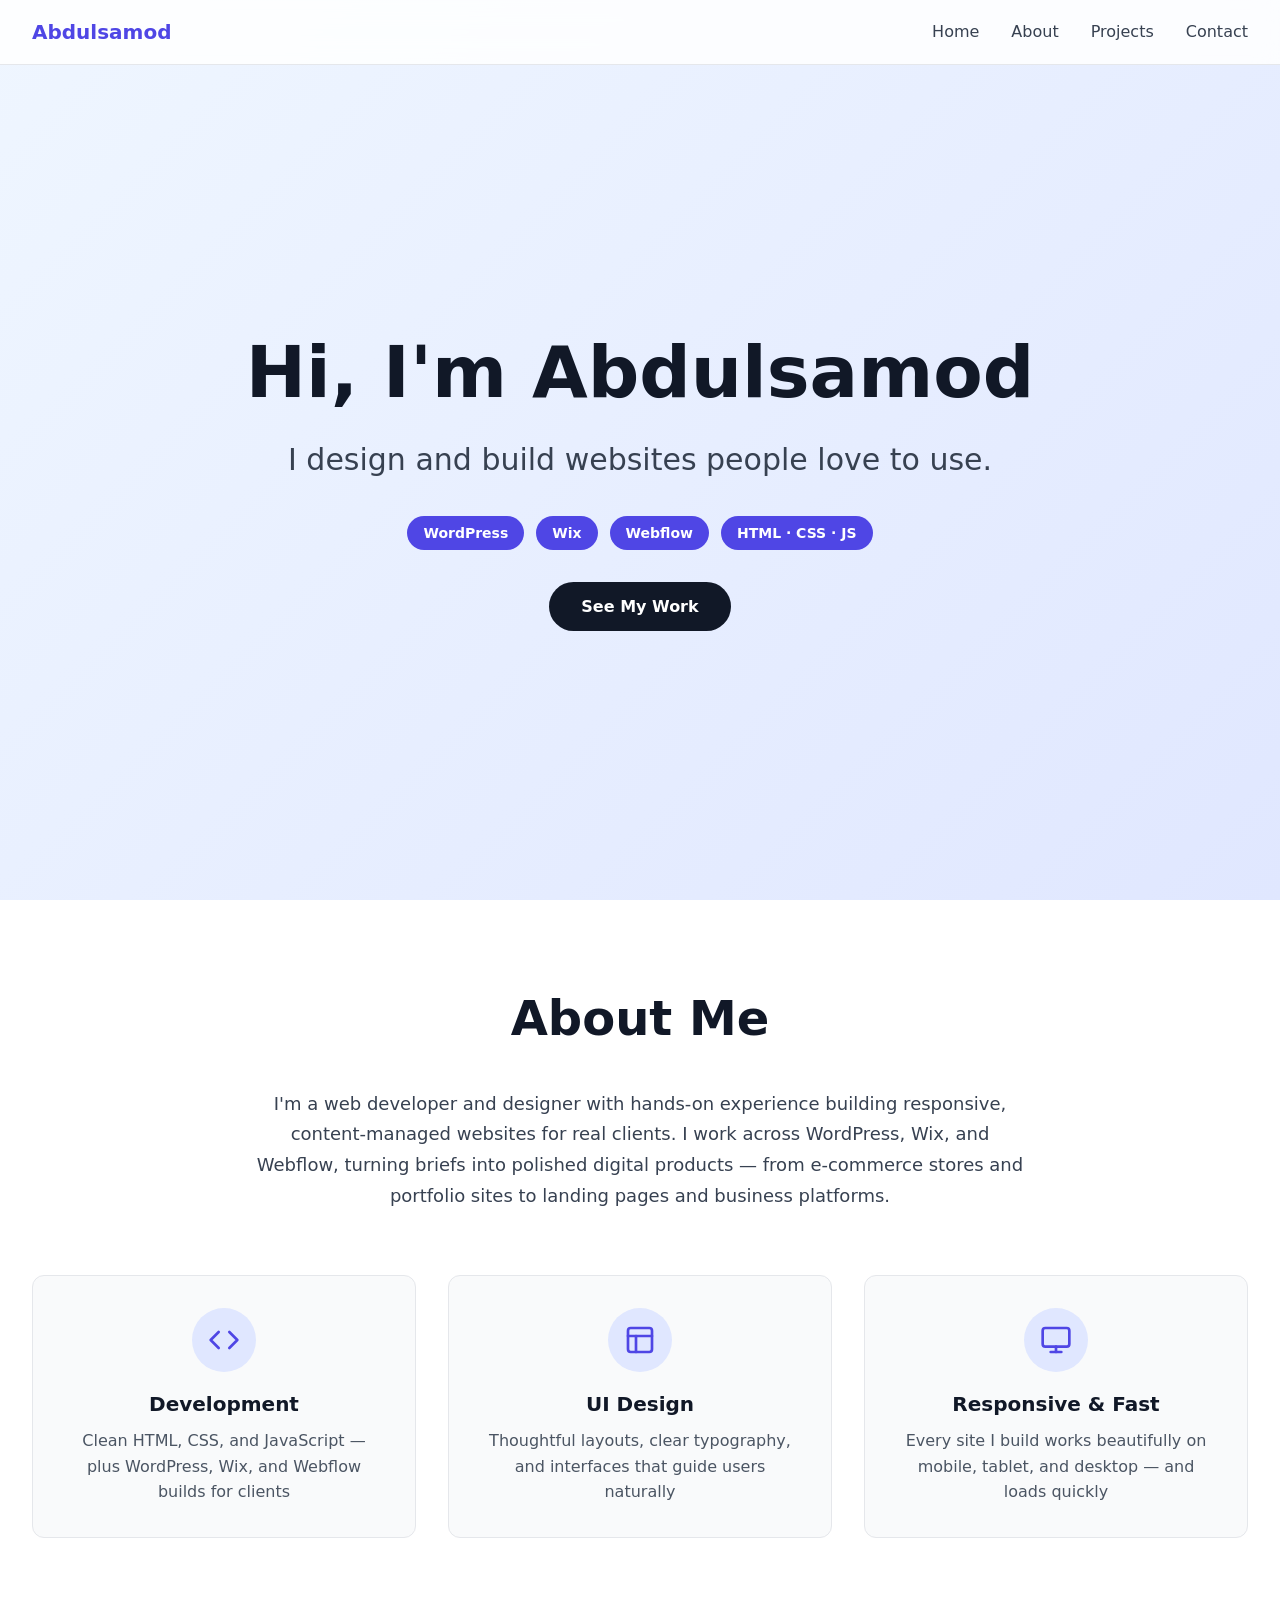
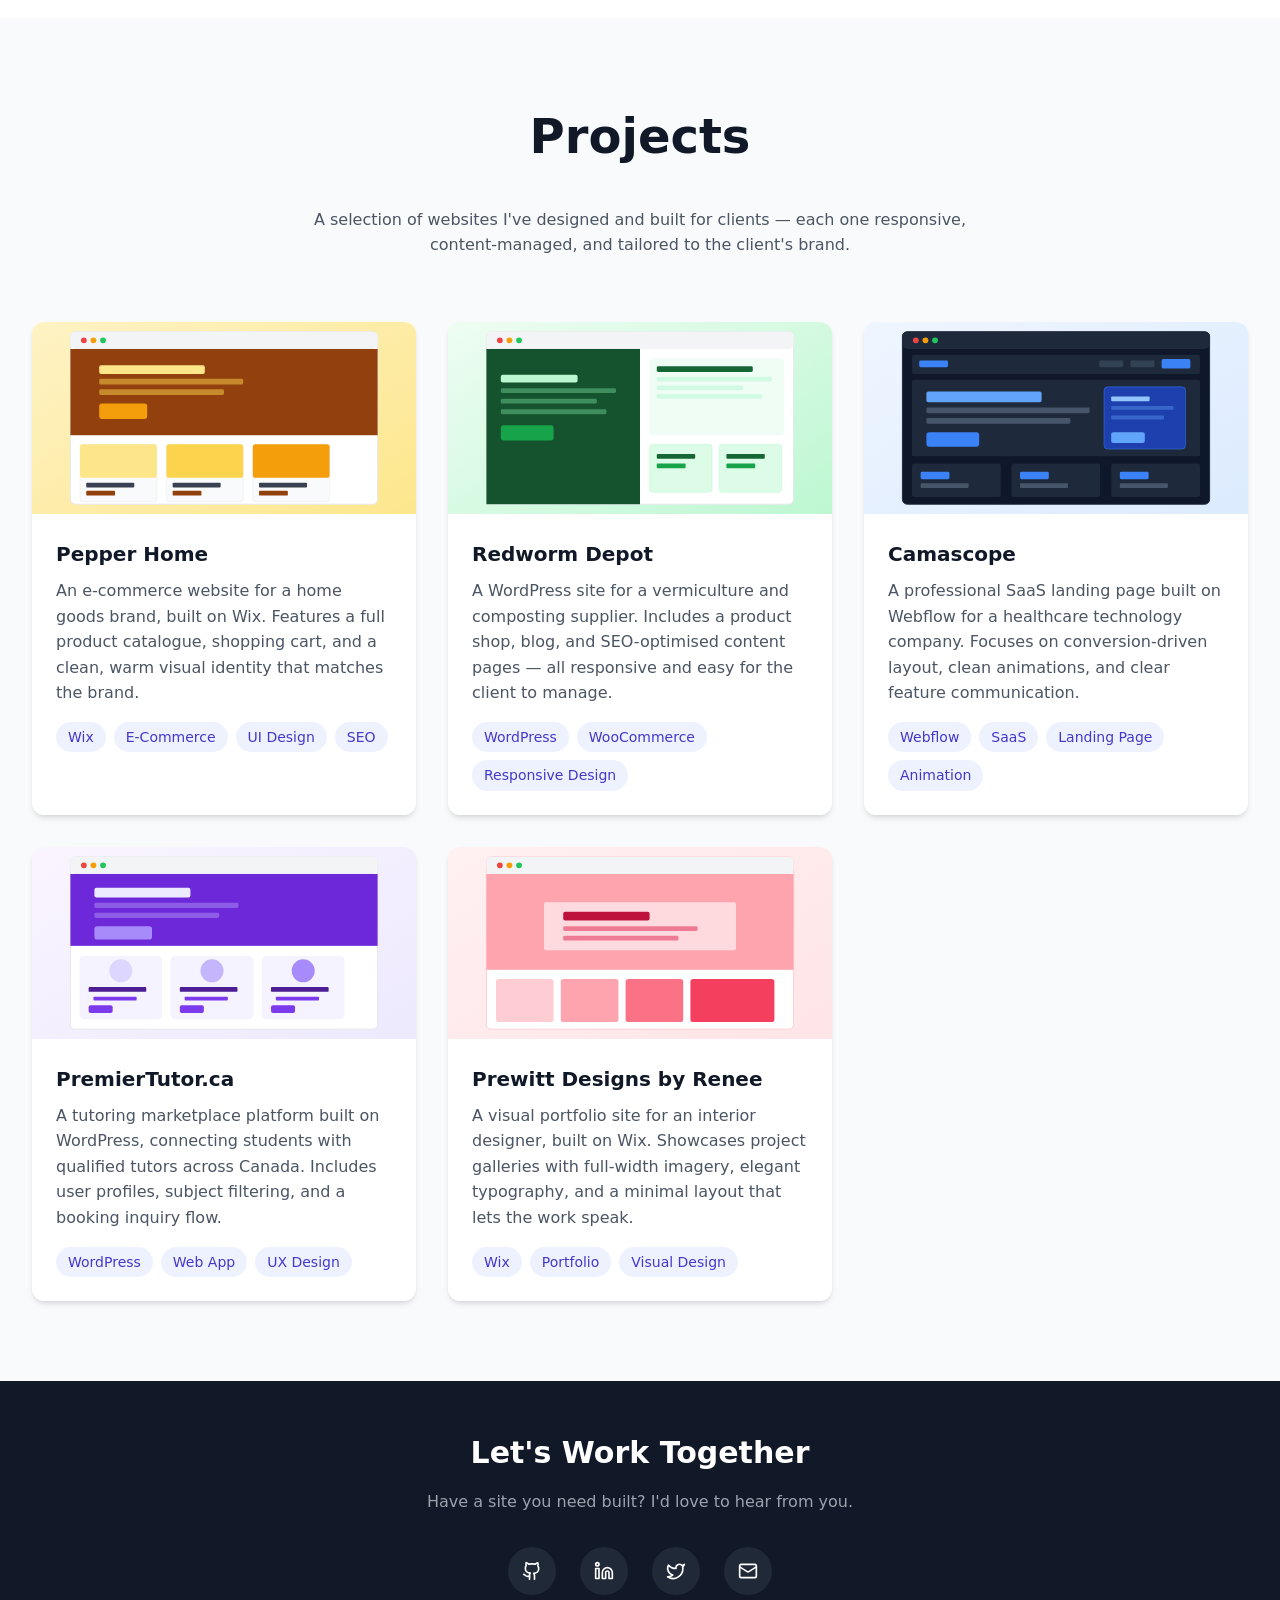
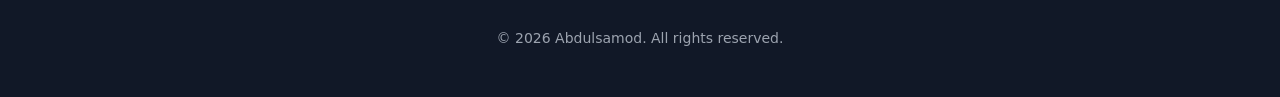
<file: index.html>
<!DOCTYPE html>
<html lang="en">

<head>
  <meta charset="UTF-8" />
  <meta name="viewport" content="width=device-width, initial-scale=1.0" />
  <meta name="description" content="Abdulsamod — web developer and designer building beautiful, fast, and responsive websites on WordPress, Wix, and Webflow." />
  <title>Abdulsamod | Web Developer & Designer</title>
  <link rel="stylesheet" href="assets/css/style.css" />
</head>

<body>

  <!-- ========================================================
     HEADER — fixed navigation bar
     ======================================================== -->
  <header id="site-header">
    <div class="container header-inner">
      <div class="logo">Abdulsamod</div>

      <nav class="nav-desktop" aria-label="Main navigation">
        <a href="#home" class="nav-link">Home</a>
        <a href="#about" class="nav-link">About</a>
        <a href="#projects" class="nav-link">Projects</a>
        <a href="#contact" class="nav-link">Contact</a>
      </nav>

      <button id="hamburger-btn" class="hamburger" aria-label="Toggle navigation menu" aria-expanded="false"
        aria-controls="mobile-nav">
        <span class="bar"></span>
        <span class="bar"></span>
        <span class="bar"></span>
      </button>
    </div>

    <nav id="mobile-nav" class="nav-mobile" aria-label="Mobile navigation" hidden>
      <div class="container">
        <a href="#home" class="nav-link mobile-link">Home</a>
        <a href="#about" class="nav-link mobile-link">About</a>
        <a href="#projects" class="nav-link mobile-link">Projects</a>
        <a href="#contact" class="nav-link mobile-link">Contact</a>
      </div>
    </nav>
  </header>


  <!-- ========================================================
     HERO
     ======================================================== -->
  <section id="home" class="hero">
    <div class="container hero-content">
      <h1 class="hero-title">Hi, I'm Abdulsamod</h1>
      <p class="hero-subtitle">I design and build websites people love to use.</p>
      <div class="hero-badges">
        <span class="badge">WordPress</span>
        <span class="badge">Wix</span>
        <span class="badge">Webflow</span>
        <span class="badge">HTML · CSS · JS</span>
      </div>
      <a href="#projects" class="hero-cta">See My Work</a>
    </div>
  </section>


  <!-- ========================================================
     ABOUT
     ======================================================== -->
  <section id="about" class="about">
    <div class="container">
      <h2 class="section-title">About Me</h2>

      <div class="about-intro">
        <p>
          I'm a web developer and designer with hands-on experience building responsive,
          content-managed websites for real clients. I work across WordPress, Wix, and Webflow,
          turning briefs into polished digital products — from e-commerce stores and portfolio
          sites to landing pages and business platforms.
        </p>
      </div>

      <div class="skills-grid">

        <!-- Card 1: Development -->
        <div class="skill-card">
          <div class="skill-icon">
            <img src="assets/icons/icon-code.svg" alt="" aria-hidden="true" width="32" height="32" />
          </div>
          <h3>Development</h3>
          <p>Clean HTML, CSS, and JavaScript — plus WordPress, Wix, and Webflow builds for clients</p>
        </div>

        <!-- Card 2: Design -->
        <div class="skill-card">
          <div class="skill-icon">
            <img src="assets/icons/icon-layout.svg" alt="" aria-hidden="true" width="32" height="32" />
          </div>
          <h3>UI Design</h3>
          <p>Thoughtful layouts, clear typography, and interfaces that guide users naturally</p>
        </div>

        <!-- Card 3: Responsive -->
        <div class="skill-card">
          <div class="skill-icon">
            <img src="assets/icons/icon-monitor.svg" alt="" aria-hidden="true" width="32" height="32" />
          </div>
          <h3>Responsive & Fast</h3>
          <p>Every site I build works beautifully on mobile, tablet, and desktop — and loads quickly</p>
        </div>

      </div>
    </div>
  </section>


  <!-- ========================================================
     PROJECTS
     ======================================================== -->
  <section id="projects" class="projects">
    <div class="container">
      <h2 class="section-title">Projects</h2>
      <p class="section-subtitle">
        A selection of websites I've designed and built for clients — each one responsive,
        content-managed, and tailored to the client's brand.
      </p>
      <div class="projects-grid" id="projects-grid">
        <!-- Cards injected by script.js -->
      </div>
    </div>
  </section>


  <!-- ========================================================
     FOOTER / CONTACT
     ======================================================== -->
  <footer id="contact">
    <div class="container footer-inner">

      <h2 class="footer-title">Let's Work Together</h2>
      <p class="footer-tagline">Have a site you need built? I'd love to hear from you.</p>

      <div class="social-links">

        <a href="https://github.com/Abdus-somod" class="social-btn" aria-label="Visit my GitHub profile" target="_blank" rel="noopener noreferrer">
          <img src="assets/icons/icon-github.svg" alt="" aria-hidden="true" width="20" height="20" />
        </a>

        <a href="https://linkedin.com/in/abdulsamod" class="social-btn" aria-label="Connect on LinkedIn" target="_blank" rel="noopener noreferrer">
          <img src="assets/icons/icon-linkedin.svg" alt="" aria-hidden="true" width="20" height="20" />
        </a>

        <a href="https://twitter.com/" class="social-btn" aria-label="Follow me on Twitter" target="_blank" rel="noopener noreferrer">
          <img src="assets/icons/icon-twitter.svg" alt="" aria-hidden="true" width="20" height="20" />
        </a>

        <a href="mailto:abdusomod123@gmail.com" class="social-btn" aria-label="Send me an email">
          <img src="assets/icons/icon-mail.svg" alt="" aria-hidden="true" width="20" height="20" />
        </a>

      </div>

      <p class="footer-copy" id="footer-copy"></p>

    </div>
  </footer>

  <script src="assets/js/script.js"></script>

</body>

</html>
</file>
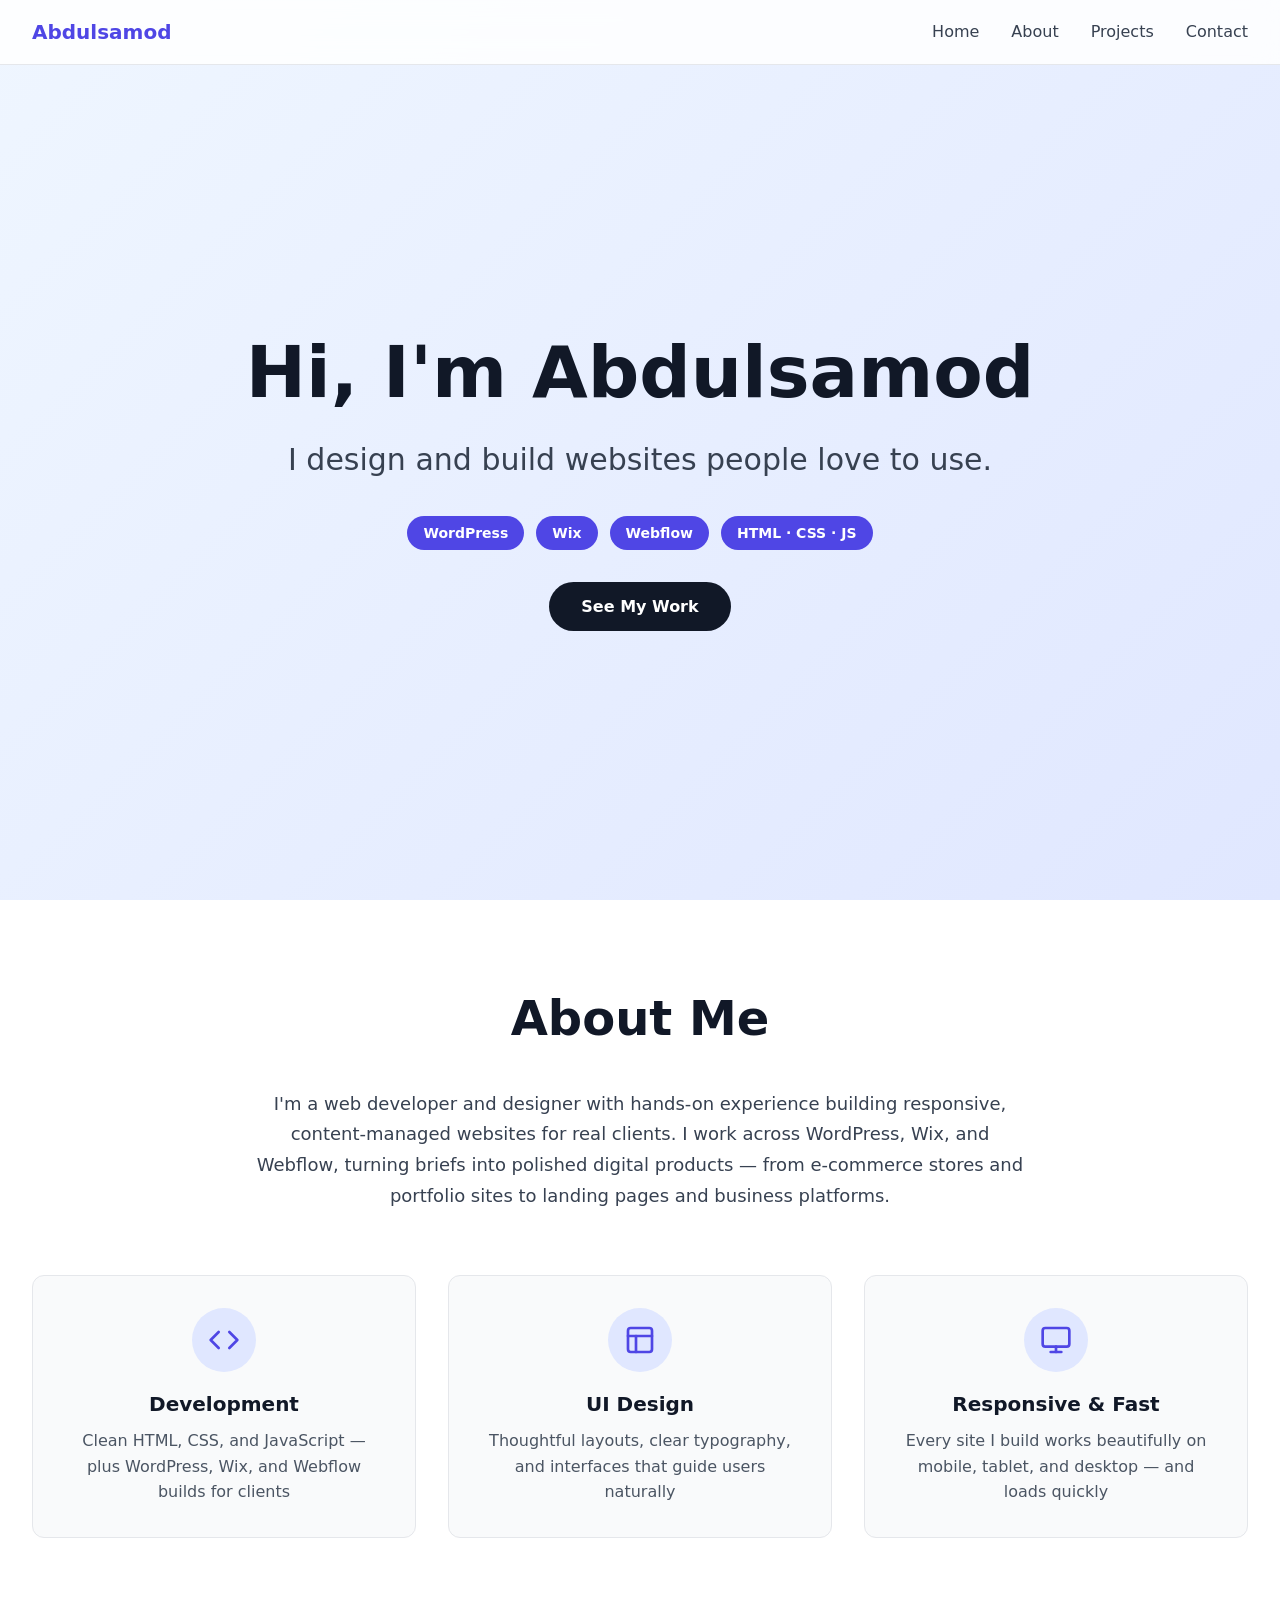
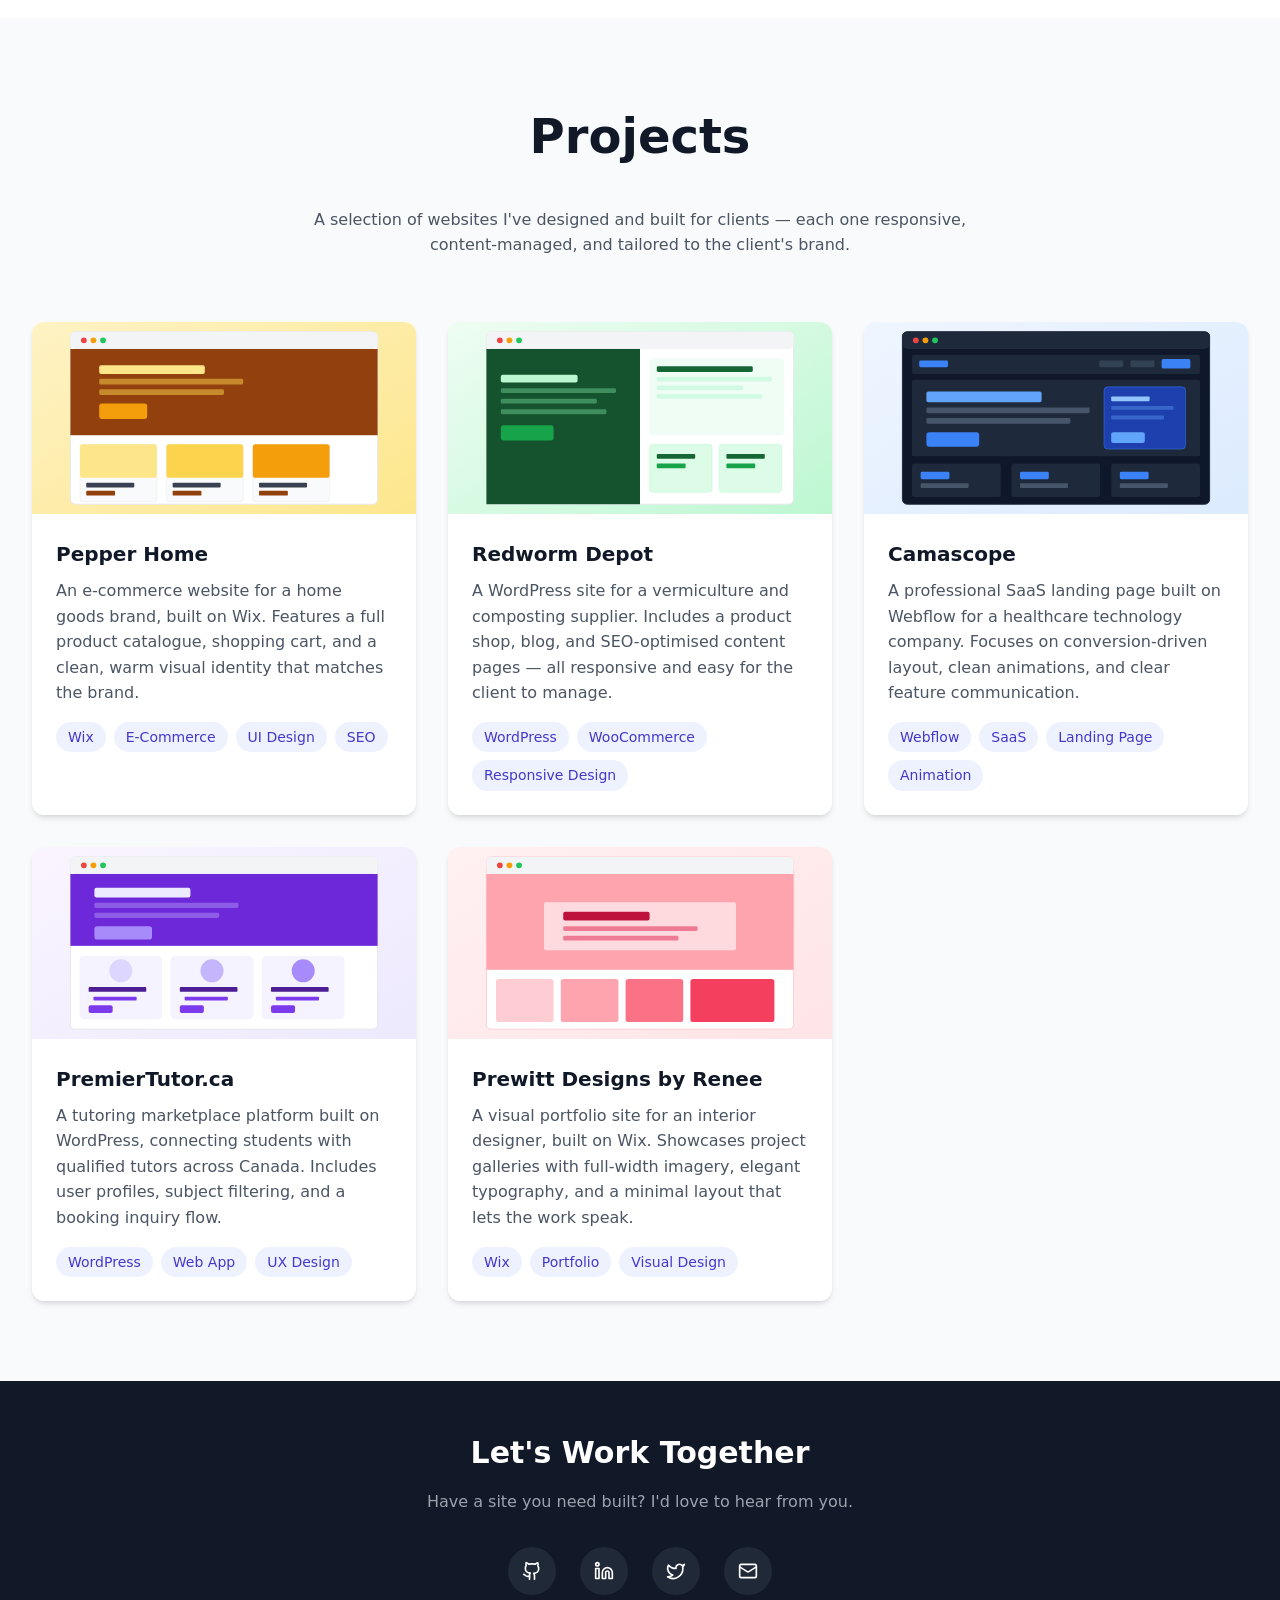
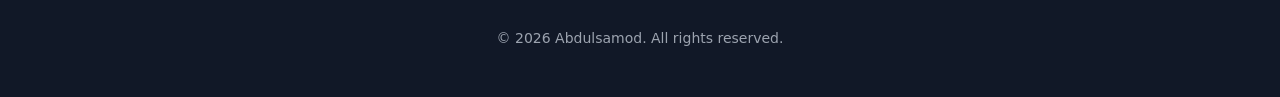
<file: portfolio_abdulsomod/index.html>
<!DOCTYPE html>
<html lang="en">

<head>
  <meta charset="UTF-8" />
  <meta name="viewport" content="width=device-width, initial-scale=1.0" />
  <meta name="description" content="Abdulsamod — web developer and designer building beautiful, fast, and responsive websites on WordPress, Wix, and Webflow." />
  <title>Abdulsamod | Web Developer & Designer</title>
  <link rel="stylesheet" href="assets/css/style.css" />
</head>

<body>

  <!-- ========================================================
     HEADER — fixed navigation bar
     ======================================================== -->
  <header id="site-header">
    <div class="container header-inner">
      <div class="logo">Abdulsamod</div>

      <nav class="nav-desktop" aria-label="Main navigation">
        <a href="#home" class="nav-link">Home</a>
        <a href="#about" class="nav-link">About</a>
        <a href="#projects" class="nav-link">Projects</a>
        <a href="#contact" class="nav-link">Contact</a>
      </nav>

      <button id="hamburger-btn" class="hamburger" aria-label="Toggle navigation menu" aria-expanded="false"
        aria-controls="mobile-nav">
        <span class="bar"></span>
        <span class="bar"></span>
        <span class="bar"></span>
      </button>
    </div>

    <nav id="mobile-nav" class="nav-mobile" aria-label="Mobile navigation" hidden>
      <div class="container">
        <a href="#home" class="nav-link mobile-link">Home</a>
        <a href="#about" class="nav-link mobile-link">About</a>
        <a href="#projects" class="nav-link mobile-link">Projects</a>
        <a href="#contact" class="nav-link mobile-link">Contact</a>
      </div>
    </nav>
  </header>


  <!-- ========================================================
     HERO
     ======================================================== -->
  <section id="home" class="hero">
    <div class="container hero-content">
      <h1 class="hero-title">Hi, I'm Abdulsamod</h1>
      <p class="hero-subtitle">I design and build websites people love to use.</p>
      <div class="hero-badges">
        <span class="badge">WordPress</span>
        <span class="badge">Wix</span>
        <span class="badge">Webflow</span>
        <span class="badge">HTML · CSS · JS</span>
      </div>
      <a href="#projects" class="hero-cta">See My Work</a>
    </div>
  </section>


  <!-- ========================================================
     ABOUT
     ======================================================== -->
  <section id="about" class="about">
    <div class="container">
      <h2 class="section-title">About Me</h2>

      <div class="about-intro">
        <p>
          I'm a web developer and designer with hands-on experience building responsive,
          content-managed websites for real clients. I work across WordPress, Wix, and Webflow,
          turning briefs into polished digital products — from e-commerce stores and portfolio
          sites to landing pages and business platforms.
        </p>
      </div>

      <div class="skills-grid">

        <!-- Card 1: Development -->
        <div class="skill-card">
          <div class="skill-icon">
            <img src="assets/icons/icon-code.svg" alt="" aria-hidden="true" width="32" height="32" />
          </div>
          <h3>Development</h3>
          <p>Clean HTML, CSS, and JavaScript — plus WordPress, Wix, and Webflow builds for clients</p>
        </div>

        <!-- Card 2: Design -->
        <div class="skill-card">
          <div class="skill-icon">
            <img src="assets/icons/icon-layout.svg" alt="" aria-hidden="true" width="32" height="32" />
          </div>
          <h3>UI Design</h3>
          <p>Thoughtful layouts, clear typography, and interfaces that guide users naturally</p>
        </div>

        <!-- Card 3: Responsive -->
        <div class="skill-card">
          <div class="skill-icon">
            <img src="assets/icons/icon-monitor.svg" alt="" aria-hidden="true" width="32" height="32" />
          </div>
          <h3>Responsive & Fast</h3>
          <p>Every site I build works beautifully on mobile, tablet, and desktop — and loads quickly</p>
        </div>

      </div>
    </div>
  </section>


  <!-- ========================================================
     PROJECTS
     ======================================================== -->
  <section id="projects" class="projects">
    <div class="container">
      <h2 class="section-title">Projects</h2>
      <p class="section-subtitle">
        A selection of websites I've designed and built for clients — each one responsive,
        content-managed, and tailored to the client's brand.
      </p>
      <div class="projects-grid" id="projects-grid">
        <!-- Cards injected by script.js -->
      </div>
    </div>
  </section>


  <!-- ========================================================
     FOOTER / CONTACT
     ======================================================== -->
  <footer id="contact">
    <div class="container footer-inner">

      <h2 class="footer-title">Let's Work Together</h2>
      <p class="footer-tagline">Have a site you need built? I'd love to hear from you.</p>

      <div class="social-links">

        <a href="https://github.com/" class="social-btn" aria-label="Visit my GitHub profile" target="_blank" rel="noopener noreferrer">
          <img src="assets/icons/icon-github.svg" alt="" aria-hidden="true" width="20" height="20" />
        </a>

        <a href="https://linkedin.com/in/" class="social-btn" aria-label="Connect on LinkedIn" target="_blank" rel="noopener noreferrer">
          <img src="assets/icons/icon-linkedin.svg" alt="" aria-hidden="true" width="20" height="20" />
        </a>

        <a href="https://twitter.com/" class="social-btn" aria-label="Follow me on Twitter" target="_blank" rel="noopener noreferrer">
          <img src="assets/icons/icon-twitter.svg" alt="" aria-hidden="true" width="20" height="20" />
        </a>

        <a href="mailto:abdulsamod@example.com" class="social-btn" aria-label="Send me an email">
          <img src="assets/icons/icon-mail.svg" alt="" aria-hidden="true" width="20" height="20" />
        </a>

      </div>

      <p class="footer-copy" id="footer-copy"></p>

    </div>
  </footer>

  <script src="assets/js/script.js"></script>

</body>

</html>
</file>
<file: assets/css/style.css>
/* ============================================================
   PORTFOLIO – VANILLA CSS
   File: assets/css/style.css

   TABLE OF CONTENTS
   1.  Design Tokens (CSS Custom Properties)
   2.  Reset & Base Styles
   3.  Layout Utility (.container)
   4.  Reusable Section Helpers
   5.  Header & Navigation
   6.  Hero Section
   7.  About / Skills Section
   8.  Projects Section
   9.  Footer / Contact Section
   10. Animations
   11. Responsive Breakpoints
   ============================================================ */


/* ── 1. Design Tokens ─────────────────────────────────────── */
:root {
    --color-white: #ffffff;
    --color-gray-50: #f9fafb;
    --color-gray-100: #f3f4f6;
    --color-gray-200: #e5e7eb;
    --color-gray-400: #9ca3af;
    --color-gray-600: #4b5563;
    --color-gray-700: #374151;
    --color-gray-800: #1f2937;
    --color-gray-900: #111827;
    --color-indigo-50: #eef2ff;
    --color-indigo-100: #e0e7ff;
    --color-indigo-600: #4f46e5;
    --color-indigo-700: #4338ca;

    --hero-gradient: linear-gradient(135deg, #eff6ff 0%, #e0e7ff 100%);

    --font-family: system-ui, -apple-system, BlinkMacSystemFont,
        'Segoe UI', Roboto, Oxygen, Ubuntu, sans-serif;

    --font-size-sm: 0.875rem;
    --font-size-md: 1rem;
    --font-size-lg: 1.125rem;
    --font-size-xl: 1.25rem;
    --font-size-2xl: 1.5rem;
    --font-size-3xl: 1.875rem;
    --font-size-4xl: 2.25rem;
    --font-size-5xl: 3rem;
    --font-size-6xl: 3.75rem;
    --font-size-7xl: 4.5rem;

    --space-2: 0.5rem;
    --space-3: 0.75rem;
    --space-4: 1rem;
    --space-6: 1.5rem;
    --space-8: 2rem;
    --space-12: 3rem;
    --space-16: 4rem;
    --space-20: 5rem;

    --max-width: 80rem;
    --header-height: 4rem;

    --radius-full: 9999px;
    --radius-xl: 0.75rem;

    --shadow-md: 0 4px 6px -1px rgb(0 0 0 / .10),
        0 2px 4px -2px rgb(0 0 0 / .10);
    --shadow-xl: 0 20px 25px -5px rgb(0 0 0 / .10),
        0 8px 10px -6px rgb(0 0 0 / .10);

    --transition-colors: color .15s ease, background-color .15s ease;
    --transition-shadow: box-shadow .2s ease;
    --transition-transform: transform .3s ease;
    --transition-opacity: opacity .2s ease;
}


/* ── 2. Reset & Base Styles ───────────────────────────────── */
*,
*::before,
*::after {
    box-sizing: border-box;
    margin: 0;
    padding: 0;
}

html {
    font-size: 16px;
    scroll-behavior: smooth;
}

body {
    font-family: var(--font-family);
    color: var(--color-gray-900);
    background-color: var(--color-white);
    line-height: 1.6;
    min-height: 100vh;
}

img {
    display: block;
    max-width: 100%;
    height: auto;
}

a {
    text-decoration: none;
    color: inherit;
}

button {
    cursor: pointer;
    border: none;
    background: none;
    font-family: inherit;
}


/* ── 3. Layout Utility ────────────────────────────────────── */
.container {
    width: 100%;
    max-width: var(--max-width);
    margin-left: auto;
    margin-right: auto;
    padding-left: var(--space-4);
    padding-right: var(--space-4);
}


/* ── 4. Reusable Section Helpers ──────────────────────────── */
.section-title {
    font-size: var(--font-size-4xl);
    font-weight: 700;
    text-align: center;
    color: var(--color-gray-900);
    margin-bottom: var(--space-8);
}

.section-subtitle {
    text-align: center;
    color: var(--color-gray-600);
    max-width: 42rem;
    margin-left: auto;
    margin-right: auto;
    margin-bottom: var(--space-16);
}


/* ── 5. Header & Navigation ───────────────────────────────── */
#site-header {
    position: fixed;
    top: 0;
    left: 0;
    right: 0;
    background-color: rgba(255, 255, 255, 0.85);
    backdrop-filter: blur(12px);
    -webkit-backdrop-filter: blur(12px);
    border-bottom: 1px solid var(--color-gray-200);
    z-index: 50;
}

.header-inner {
    display: flex;
    align-items: center;
    justify-content: space-between;
    height: var(--header-height);
}

.logo {
    font-size: var(--font-size-xl);
    font-weight: 700;
    color: var(--color-indigo-600);
}

.nav-desktop {
    display: none;
    gap: var(--space-8);
}

.nav-link {
    font-size: var(--font-size-md);
    color: var(--color-gray-700);
    transition: var(--transition-colors);
}

.nav-link:hover {
    color: var(--color-indigo-600);
}

.hamburger {
    display: flex;
    flex-direction: column;
    justify-content: center;
    gap: 5px;
    width: 2.5rem;
    height: 2.5rem;
    padding: var(--space-2);
}

.bar {
    display: block;
    width: 100%;
    height: 2px;
    background-color: var(--color-gray-700);
    border-radius: 2px;
    transition: transform .3s ease, opacity .3s ease;
    transform-origin: center;
}

.hamburger[aria-expanded="true"] .bar:nth-child(1) {
    transform: translateY(7px) rotate(45deg);
}

.hamburger[aria-expanded="true"] .bar:nth-child(2) {
    opacity: 0;
    transform: scaleX(0);
}

.hamburger[aria-expanded="true"] .bar:nth-child(3) {
    transform: translateY(-7px) rotate(-45deg);
}

.nav-mobile {
    border-top: 1px solid var(--color-gray-200);
    padding-top: var(--space-4);
    padding-bottom: var(--space-4);
}

.nav-mobile[hidden] {
    display: none;
}

.mobile-link {
    display: block;
    padding-top: var(--space-2);
    padding-bottom: var(--space-2);
    width: 100%;
}


/* ── 6. Hero Section ──────────────────────────────────────── */
.hero {
    min-height: 100vh;
    display: flex;
    align-items: center;
    justify-content: center;
    background: var(--hero-gradient);
    padding-top: var(--header-height);
}

.hero-content {
    text-align: center;
}

.hero-title {
    font-size: var(--font-size-5xl);
    font-weight: 700;
    color: var(--color-gray-900);
    margin-bottom: var(--space-6);
    line-height: 1.1;
    animation: fadeInDown .7s ease both;
}

.hero-subtitle {
    font-size: var(--font-size-xl);
    color: var(--color-gray-700);
    animation: fadeInUp .7s .15s ease both;
    margin-bottom: var(--space-8);
}

/* Platform badges */
.hero-badges {
    display: flex;
    flex-wrap: wrap;
    gap: var(--space-3);
    justify-content: center;
    margin-bottom: var(--space-8);
    animation: fadeInUp .7s .25s ease both;
}

.badge {
    padding: 0.35rem var(--space-4);
    background-color: var(--color-indigo-600);
    color: var(--color-white);
    font-size: var(--font-size-sm);
    font-weight: 600;
    border-radius: var(--radius-full);
}

/* CTA button */
.hero-cta {
    display: inline-block;
    padding: 0.75rem 2rem;
    background-color: var(--color-gray-900);
    color: var(--color-white);
    font-size: var(--font-size-md);
    font-weight: 600;
    border-radius: var(--radius-full);
    transition: background-color .2s ease, transform .2s ease;
    animation: fadeInUp .7s .35s ease both;
}

.hero-cta:hover {
    background-color: var(--color-indigo-600);
    transform: translateY(-2px);
}


/* ── 7. About / Skills Section ────────────────────────────── */
.about {
    padding-top: var(--space-20);
    padding-bottom: var(--space-20);
    background-color: var(--color-white);
}

.about-intro {
    max-width: 48rem;
    margin-left: auto;
    margin-right: auto;
    text-align: center;
    margin-bottom: var(--space-16);
}

.about-intro p {
    font-size: var(--font-size-lg);
    color: var(--color-gray-700);
    line-height: 1.7;
}

.skills-grid {
    display: grid;
    grid-template-columns: 1fr;
    gap: var(--space-8);
}

.skill-card {
    display: flex;
    flex-direction: column;
    align-items: center;
    padding: var(--space-8);
    border-radius: var(--radius-xl);
    background-color: var(--color-gray-50);
    text-align: center;
    transition: var(--transition-colors), transform .2s ease;
    border: 1px solid var(--color-gray-200);
}

.skill-card:hover {
    background-color: var(--color-indigo-50);
    transform: translateY(-4px);
    border-color: var(--color-indigo-100);
}

.skill-icon {
    width: 4rem;
    height: 4rem;
    border-radius: var(--radius-full);
    background-color: var(--color-indigo-100);
    display: flex;
    align-items: center;
    justify-content: center;
    margin-bottom: var(--space-4);
}

.skill-icon img {
    width: 32px;
    height: 32px;
}

.skill-card h3 {
    font-size: var(--font-size-xl);
    font-weight: 600;
    color: var(--color-gray-900);
    margin-bottom: var(--space-2);
}

.skill-card p {
    color: var(--color-gray-600);
}


/* ── 8. Projects Section ──────────────────────────────────── */
.projects {
    padding-top: var(--space-20);
    padding-bottom: var(--space-20);
    background-color: var(--color-gray-50);
}

.projects-grid {
    display: grid;
    grid-template-columns: 1fr;
    gap: var(--space-8);
}

.project-card {
    background-color: var(--color-white);
    border-radius: var(--radius-xl);
    overflow: hidden;
    box-shadow: var(--shadow-md);
    transition: var(--transition-shadow), transform .2s ease;
}

.project-card:hover {
    box-shadow: var(--shadow-xl);
    transform: translateY(-4px);
}

.project-img-wrap {
    position: relative;
    height: 12rem;
    overflow: hidden;
}

.project-img-wrap img {
    width: 100%;
    height: 100%;
    object-fit: cover;
    transition: var(--transition-transform);
}

.project-card:hover .project-img-wrap img {
    transform: scale(1.05);
}

.project-link-icon {
    position: absolute;
    top: var(--space-4);
    right: var(--space-4);
    width: 2.5rem;
    height: 2.5rem;
    background-color: var(--color-white);
    border-radius: var(--radius-full);
    display: flex;
    align-items: center;
    justify-content: center;
    opacity: 0;
    transition: var(--transition-opacity);
}

.project-link-icon img {
    width: 20px;
    height: 20px;
}

.project-card:hover .project-link-icon {
    opacity: 1;
}

.project-info {
    padding: var(--space-6);
}

.project-info h3 {
    font-size: var(--font-size-xl);
    font-weight: 600;
    color: var(--color-gray-900);
    margin-bottom: var(--space-2);
}

.project-info p {
    color: var(--color-gray-600);
    margin-bottom: var(--space-4);
    line-height: 1.6;
}

.tags {
    display: flex;
    flex-wrap: wrap;
    gap: var(--space-2);
}

.tag {
    padding: 0.25rem var(--space-3);
    background-color: var(--color-indigo-50);
    color: var(--color-indigo-700);
    font-size: var(--font-size-sm);
    font-weight: 500;
    border-radius: var(--radius-full);
}


/* ── 9. Footer / Contact Section ──────────────────────────── */
#contact {
    background-color: var(--color-gray-900);
    color: var(--color-white);
    padding-top: var(--space-12);
    padding-bottom: var(--space-12);
}

.footer-inner {
    display: flex;
    flex-direction: column;
    align-items: center;
}

.footer-title {
    font-size: var(--font-size-3xl);
    font-weight: 700;
    margin-bottom: var(--space-3);
}

.footer-tagline {
    color: var(--color-gray-400);
    font-size: var(--font-size-md);
    margin-bottom: var(--space-8);
}

.social-links {
    display: flex;
    gap: var(--space-6);
    margin-bottom: var(--space-8);
}

.social-btn {
    width: 3rem;
    height: 3rem;
    background-color: var(--color-gray-800);
    border-radius: var(--radius-full);
    display: flex;
    align-items: center;
    justify-content: center;
    color: var(--color-white);
    transition: var(--transition-colors), transform .15s ease;
}

.social-btn:hover {
    background-color: var(--color-indigo-600);
    transform: translateY(-3px);
}

.social-btn img {
    width: 20px;
    height: 20px;
}

.footer-copy {
    color: var(--color-gray-400);
    font-size: var(--font-size-sm);
}


/* ── 10. Animations ───────────────────────────────────────── */
@keyframes fadeInDown {
    from { opacity: 0; transform: translateY(-20px); }
    to   { opacity: 1; transform: translateY(0); }
}

@keyframes fadeInUp {
    from { opacity: 0; transform: translateY(20px); }
    to   { opacity: 1; transform: translateY(0); }
}


/* ── 11. Responsive Breakpoints ───────────────────────────── */
@media (min-width: 640px) {
    .container {
        padding-left: var(--space-6);
        padding-right: var(--space-6);
    }

    .section-title { font-size: var(--font-size-5xl); }
    .hero-title    { font-size: var(--font-size-6xl); }
    .hero-subtitle { font-size: var(--font-size-2xl); }
}

@media (min-width: 768px) {
    .nav-desktop { display: flex; }
    .hamburger   { display: none; }

    .skills-grid  { grid-template-columns: repeat(3, 1fr); }
    .projects-grid { grid-template-columns: repeat(2, 1fr); }
}

@media (min-width: 1024px) {
    .container {
        padding-left: var(--space-8);
        padding-right: var(--space-8);
    }

    .hero-title    { font-size: var(--font-size-7xl); }
    .hero-subtitle { font-size: var(--font-size-3xl); }
    .projects-grid { grid-template-columns: repeat(3, 1fr); }
}
</file>
<file: portfolio_abdulsomod/assets/css/style.css>
/* ============================================================
   PORTFOLIO – VANILLA CSS
   File: assets/css/style.css

   TABLE OF CONTENTS
   1.  Design Tokens (CSS Custom Properties)
   2.  Reset & Base Styles
   3.  Layout Utility (.container)
   4.  Reusable Section Helpers
   5.  Header & Navigation
   6.  Hero Section
   7.  About / Skills Section
   8.  Projects Section
   9.  Footer / Contact Section
   10. Animations
   11. Responsive Breakpoints
   ============================================================ */


/* ── 1. Design Tokens ─────────────────────────────────────── */
:root {
    --color-white: #ffffff;
    --color-gray-50: #f9fafb;
    --color-gray-100: #f3f4f6;
    --color-gray-200: #e5e7eb;
    --color-gray-400: #9ca3af;
    --color-gray-600: #4b5563;
    --color-gray-700: #374151;
    --color-gray-800: #1f2937;
    --color-gray-900: #111827;
    --color-indigo-50: #eef2ff;
    --color-indigo-100: #e0e7ff;
    --color-indigo-600: #4f46e5;
    --color-indigo-700: #4338ca;

    --hero-gradient: linear-gradient(135deg, #eff6ff 0%, #e0e7ff 100%);

    --font-family: system-ui, -apple-system, BlinkMacSystemFont,
        'Segoe UI', Roboto, Oxygen, Ubuntu, sans-serif;

    --font-size-sm: 0.875rem;
    --font-size-md: 1rem;
    --font-size-lg: 1.125rem;
    --font-size-xl: 1.25rem;
    --font-size-2xl: 1.5rem;
    --font-size-3xl: 1.875rem;
    --font-size-4xl: 2.25rem;
    --font-size-5xl: 3rem;
    --font-size-6xl: 3.75rem;
    --font-size-7xl: 4.5rem;

    --space-2: 0.5rem;
    --space-3: 0.75rem;
    --space-4: 1rem;
    --space-6: 1.5rem;
    --space-8: 2rem;
    --space-12: 3rem;
    --space-16: 4rem;
    --space-20: 5rem;

    --max-width: 80rem;
    --header-height: 4rem;

    --radius-full: 9999px;
    --radius-xl: 0.75rem;

    --shadow-md: 0 4px 6px -1px rgb(0 0 0 / .10),
        0 2px 4px -2px rgb(0 0 0 / .10);
    --shadow-xl: 0 20px 25px -5px rgb(0 0 0 / .10),
        0 8px 10px -6px rgb(0 0 0 / .10);

    --transition-colors: color .15s ease, background-color .15s ease;
    --transition-shadow: box-shadow .2s ease;
    --transition-transform: transform .3s ease;
    --transition-opacity: opacity .2s ease;
}


/* ── 2. Reset & Base Styles ───────────────────────────────── */
*,
*::before,
*::after {
    box-sizing: border-box;
    margin: 0;
    padding: 0;
}

html {
    font-size: 16px;
    scroll-behavior: smooth;
}

body {
    font-family: var(--font-family);
    color: var(--color-gray-900);
    background-color: var(--color-white);
    line-height: 1.6;
    min-height: 100vh;
}

img {
    display: block;
    max-width: 100%;
    height: auto;
}

a {
    text-decoration: none;
    color: inherit;
}

button {
    cursor: pointer;
    border: none;
    background: none;
    font-family: inherit;
}


/* ── 3. Layout Utility ────────────────────────────────────── */
.container {
    width: 100%;
    max-width: var(--max-width);
    margin-left: auto;
    margin-right: auto;
    padding-left: var(--space-4);
    padding-right: var(--space-4);
}


/* ── 4. Reusable Section Helpers ──────────────────────────── */
.section-title {
    font-size: var(--font-size-4xl);
    font-weight: 700;
    text-align: center;
    color: var(--color-gray-900);
    margin-bottom: var(--space-8);
}

.section-subtitle {
    text-align: center;
    color: var(--color-gray-600);
    max-width: 42rem;
    margin-left: auto;
    margin-right: auto;
    margin-bottom: var(--space-16);
}


/* ── 5. Header & Navigation ───────────────────────────────── */
#site-header {
    position: fixed;
    top: 0;
    left: 0;
    right: 0;
    background-color: rgba(255, 255, 255, 0.85);
    backdrop-filter: blur(12px);
    -webkit-backdrop-filter: blur(12px);
    border-bottom: 1px solid var(--color-gray-200);
    z-index: 50;
}

.header-inner {
    display: flex;
    align-items: center;
    justify-content: space-between;
    height: var(--header-height);
}

.logo {
    font-size: var(--font-size-xl);
    font-weight: 700;
    color: var(--color-indigo-600);
}

.nav-desktop {
    display: none;
    gap: var(--space-8);
}

.nav-link {
    font-size: var(--font-size-md);
    color: var(--color-gray-700);
    transition: var(--transition-colors);
}

.nav-link:hover {
    color: var(--color-indigo-600);
}

.hamburger {
    display: flex;
    flex-direction: column;
    justify-content: center;
    gap: 5px;
    width: 2.5rem;
    height: 2.5rem;
    padding: var(--space-2);
}

.bar {
    display: block;
    width: 100%;
    height: 2px;
    background-color: var(--color-gray-700);
    border-radius: 2px;
    transition: transform .3s ease, opacity .3s ease;
    transform-origin: center;
}

.hamburger[aria-expanded="true"] .bar:nth-child(1) {
    transform: translateY(7px) rotate(45deg);
}

.hamburger[aria-expanded="true"] .bar:nth-child(2) {
    opacity: 0;
    transform: scaleX(0);
}

.hamburger[aria-expanded="true"] .bar:nth-child(3) {
    transform: translateY(-7px) rotate(-45deg);
}

.nav-mobile {
    border-top: 1px solid var(--color-gray-200);
    padding-top: var(--space-4);
    padding-bottom: var(--space-4);
}

.nav-mobile[hidden] {
    display: none;
}

.mobile-link {
    display: block;
    padding-top: var(--space-2);
    padding-bottom: var(--space-2);
    width: 100%;
}


/* ── 6. Hero Section ──────────────────────────────────────── */
.hero {
    min-height: 100vh;
    display: flex;
    align-items: center;
    justify-content: center;
    background: var(--hero-gradient);
    padding-top: var(--header-height);
}

.hero-content {
    text-align: center;
}

.hero-title {
    font-size: var(--font-size-5xl);
    font-weight: 700;
    color: var(--color-gray-900);
    margin-bottom: var(--space-6);
    line-height: 1.1;
    animation: fadeInDown .7s ease both;
}

.hero-subtitle {
    font-size: var(--font-size-xl);
    color: var(--color-gray-700);
    animation: fadeInUp .7s .15s ease both;
    margin-bottom: var(--space-8);
}

/* Platform badges */
.hero-badges {
    display: flex;
    flex-wrap: wrap;
    gap: var(--space-3);
    justify-content: center;
    margin-bottom: var(--space-8);
    animation: fadeInUp .7s .25s ease both;
}

.badge {
    padding: 0.35rem var(--space-4);
    background-color: var(--color-indigo-600);
    color: var(--color-white);
    font-size: var(--font-size-sm);
    font-weight: 600;
    border-radius: var(--radius-full);
}

/* CTA button */
.hero-cta {
    display: inline-block;
    padding: 0.75rem 2rem;
    background-color: var(--color-gray-900);
    color: var(--color-white);
    font-size: var(--font-size-md);
    font-weight: 600;
    border-radius: var(--radius-full);
    transition: background-color .2s ease, transform .2s ease;
    animation: fadeInUp .7s .35s ease both;
}

.hero-cta:hover {
    background-color: var(--color-indigo-600);
    transform: translateY(-2px);
}


/* ── 7. About / Skills Section ────────────────────────────── */
.about {
    padding-top: var(--space-20);
    padding-bottom: var(--space-20);
    background-color: var(--color-white);
}

.about-intro {
    max-width: 48rem;
    margin-left: auto;
    margin-right: auto;
    text-align: center;
    margin-bottom: var(--space-16);
}

.about-intro p {
    font-size: var(--font-size-lg);
    color: var(--color-gray-700);
    line-height: 1.7;
}

.skills-grid {
    display: grid;
    grid-template-columns: 1fr;
    gap: var(--space-8);
}

.skill-card {
    display: flex;
    flex-direction: column;
    align-items: center;
    padding: var(--space-8);
    border-radius: var(--radius-xl);
    background-color: var(--color-gray-50);
    text-align: center;
    transition: var(--transition-colors), transform .2s ease;
    border: 1px solid var(--color-gray-200);
}

.skill-card:hover {
    background-color: var(--color-indigo-50);
    transform: translateY(-4px);
    border-color: var(--color-indigo-100);
}

.skill-icon {
    width: 4rem;
    height: 4rem;
    border-radius: var(--radius-full);
    background-color: var(--color-indigo-100);
    display: flex;
    align-items: center;
    justify-content: center;
    margin-bottom: var(--space-4);
}

.skill-icon img {
    width: 32px;
    height: 32px;
}

.skill-card h3 {
    font-size: var(--font-size-xl);
    font-weight: 600;
    color: var(--color-gray-900);
    margin-bottom: var(--space-2);
}

.skill-card p {
    color: var(--color-gray-600);
}


/* ── 8. Projects Section ──────────────────────────────────── */
.projects {
    padding-top: var(--space-20);
    padding-bottom: var(--space-20);
    background-color: var(--color-gray-50);
}

.projects-grid {
    display: grid;
    grid-template-columns: 1fr;
    gap: var(--space-8);
}

.project-card {
    background-color: var(--color-white);
    border-radius: var(--radius-xl);
    overflow: hidden;
    box-shadow: var(--shadow-md);
    transition: var(--transition-shadow), transform .2s ease;
}

.project-card:hover {
    box-shadow: var(--shadow-xl);
    transform: translateY(-4px);
}

.project-img-wrap {
    position: relative;
    height: 12rem;
    overflow: hidden;
}

.project-img-wrap img {
    width: 100%;
    height: 100%;
    object-fit: cover;
    transition: var(--transition-transform);
}

.project-card:hover .project-img-wrap img {
    transform: scale(1.05);
}

.project-link-icon {
    position: absolute;
    top: var(--space-4);
    right: var(--space-4);
    width: 2.5rem;
    height: 2.5rem;
    background-color: var(--color-white);
    border-radius: var(--radius-full);
    display: flex;
    align-items: center;
    justify-content: center;
    opacity: 0;
    transition: var(--transition-opacity);
}

.project-link-icon img {
    width: 20px;
    height: 20px;
}

.project-card:hover .project-link-icon {
    opacity: 1;
}

.project-info {
    padding: var(--space-6);
}

.project-info h3 {
    font-size: var(--font-size-xl);
    font-weight: 600;
    color: var(--color-gray-900);
    margin-bottom: var(--space-2);
}

.project-info p {
    color: var(--color-gray-600);
    margin-bottom: var(--space-4);
    line-height: 1.6;
}

.tags {
    display: flex;
    flex-wrap: wrap;
    gap: var(--space-2);
}

.tag {
    padding: 0.25rem var(--space-3);
    background-color: var(--color-indigo-50);
    color: var(--color-indigo-700);
    font-size: var(--font-size-sm);
    font-weight: 500;
    border-radius: var(--radius-full);
}


/* ── 9. Footer / Contact Section ──────────────────────────── */
#contact {
    background-color: var(--color-gray-900);
    color: var(--color-white);
    padding-top: var(--space-12);
    padding-bottom: var(--space-12);
}

.footer-inner {
    display: flex;
    flex-direction: column;
    align-items: center;
}

.footer-title {
    font-size: var(--font-size-3xl);
    font-weight: 700;
    margin-bottom: var(--space-3);
}

.footer-tagline {
    color: var(--color-gray-400);
    font-size: var(--font-size-md);
    margin-bottom: var(--space-8);
}

.social-links {
    display: flex;
    gap: var(--space-6);
    margin-bottom: var(--space-8);
}

.social-btn {
    width: 3rem;
    height: 3rem;
    background-color: var(--color-gray-800);
    border-radius: var(--radius-full);
    display: flex;
    align-items: center;
    justify-content: center;
    color: var(--color-white);
    transition: var(--transition-colors), transform .15s ease;
}

.social-btn:hover {
    background-color: var(--color-indigo-600);
    transform: translateY(-3px);
}

.social-btn img {
    width: 20px;
    height: 20px;
}

.footer-copy {
    color: var(--color-gray-400);
    font-size: var(--font-size-sm);
}


/* ── 10. Animations ───────────────────────────────────────── */
@keyframes fadeInDown {
    from { opacity: 0; transform: translateY(-20px); }
    to   { opacity: 1; transform: translateY(0); }
}

@keyframes fadeInUp {
    from { opacity: 0; transform: translateY(20px); }
    to   { opacity: 1; transform: translateY(0); }
}


/* ── 11. Responsive Breakpoints ───────────────────────────── */
@media (min-width: 640px) {
    .container {
        padding-left: var(--space-6);
        padding-right: var(--space-6);
    }

    .section-title { font-size: var(--font-size-5xl); }
    .hero-title    { font-size: var(--font-size-6xl); }
    .hero-subtitle { font-size: var(--font-size-2xl); }
}

@media (min-width: 768px) {
    .nav-desktop { display: flex; }
    .hamburger   { display: none; }

    .skills-grid  { grid-template-columns: repeat(3, 1fr); }
    .projects-grid { grid-template-columns: repeat(2, 1fr); }
}

@media (min-width: 1024px) {
    .container {
        padding-left: var(--space-8);
        padding-right: var(--space-8);
    }

    .hero-title    { font-size: var(--font-size-7xl); }
    .hero-subtitle { font-size: var(--font-size-3xl); }
    .projects-grid { grid-template-columns: repeat(3, 1fr); }
}
</file>
